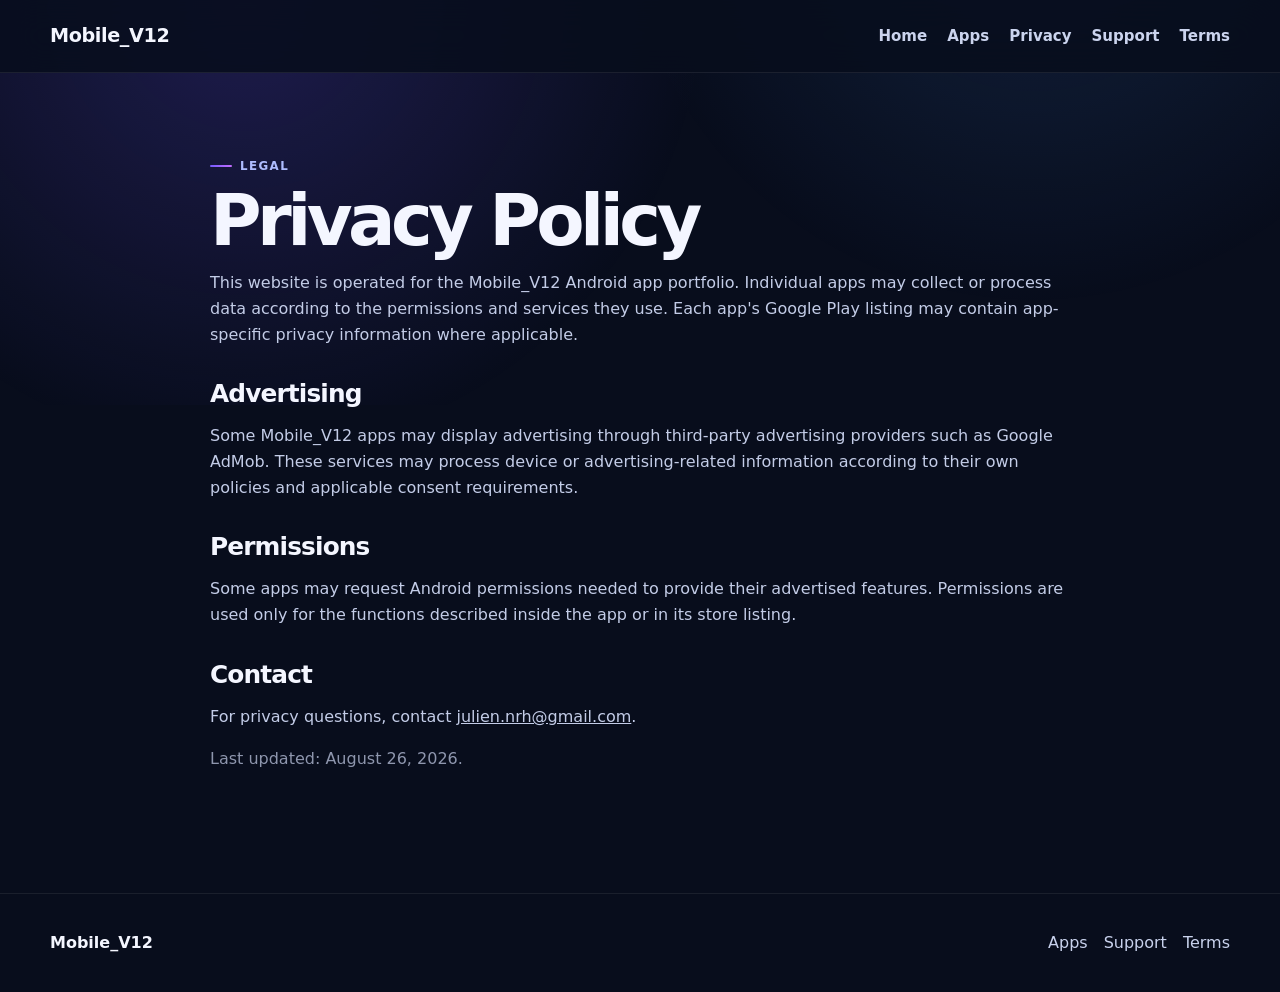
<file: privacy.html>
<!doctype html>
<html lang="en"><head><meta charset="utf-8"><meta name="viewport" content="width=device-width,initial-scale=1"><title>Privacy Policy - Mobile_V12</title><link rel="stylesheet" href="css/style.css"></head>
<body><header class="site-header"><div class="wrap nav"><a class="brand" href="index.html">Mobile_V12</a><nav><a href="index.html">Home</a><a href="apps.html">Apps</a><a href="privacy.html">Privacy</a><a href="support.html">Support</a><a href="terms.html">Terms</a></nav></div></header>
<main class="wrap section prose"><span class="eyebrow">Legal</span><h1>Privacy Policy</h1>
<p>This website is operated for the Mobile_V12 Android app portfolio. Individual apps may collect or process data according to the permissions and services they use. Each app's Google Play listing may contain app-specific privacy information where applicable.</p>
<h2>Advertising</h2><p>Some Mobile_V12 apps may display advertising through third-party advertising providers such as Google AdMob. These services may process device or advertising-related information according to their own policies and applicable consent requirements.</p>
<h2>Permissions</h2><p>Some apps may request Android permissions needed to provide their advertised features. Permissions are used only for the functions described inside the app or in its store listing.</p>
<h2>Contact</h2><p>For privacy questions, contact <a href="mailto:julien.nrh@gmail.com">julien.nrh@gmail.com</a>.</p>
<p class="muted">Last updated: August 26, 2026.</p></main>
<footer><div class="wrap footer-grid"><div><strong>Mobile_V12</strong></div><div class="footer-links"><a href="apps.html">Apps</a><a href="support.html">Support</a><a href="terms.html">Terms</a></div></div></footer></body></html>
</file>
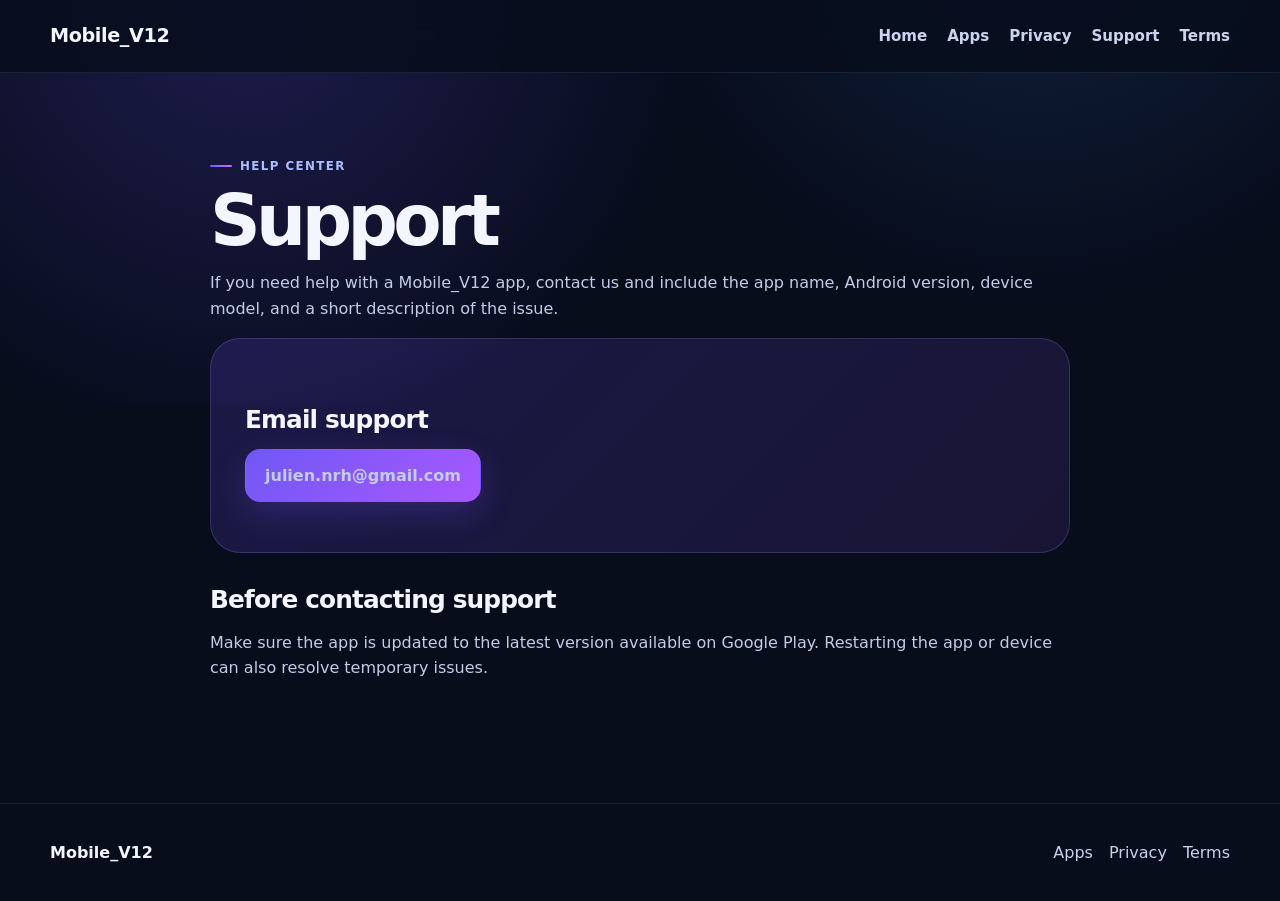
<file: support.html>
<!doctype html>
<html lang="en"><head><meta charset="utf-8"><meta name="viewport" content="width=device-width,initial-scale=1"><title>Support - Mobile_V12</title><link rel="stylesheet" href="css/style.css"></head>
<body><header class="site-header"><div class="wrap nav"><a class="brand" href="index.html">Mobile_V12</a><nav><a href="index.html">Home</a><a href="apps.html">Apps</a><a href="privacy.html">Privacy</a><a href="support.html">Support</a><a href="terms.html">Terms</a></nav></div></header>
<main class="wrap section prose"><span class="eyebrow">Help center</span><h1>Support</h1><p>If you need help with a Mobile_V12 app, contact us and include the app name, Android version, device model, and a short description of the issue.</p>
<div class="callout"><h2>Email support</h2><p><a class="btn primary" href="mailto:julien.nrh@gmail.com">julien.nrh@gmail.com</a></p></div>
<h2>Before contacting support</h2><p>Make sure the app is updated to the latest version available on Google Play. Restarting the app or device can also resolve temporary issues.</p></main>
<footer><div class="wrap footer-grid"><div><strong>Mobile_V12</strong></div><div class="footer-links"><a href="apps.html">Apps</a><a href="privacy.html">Privacy</a><a href="terms.html">Terms</a></div></div></footer></body></html>
</file>
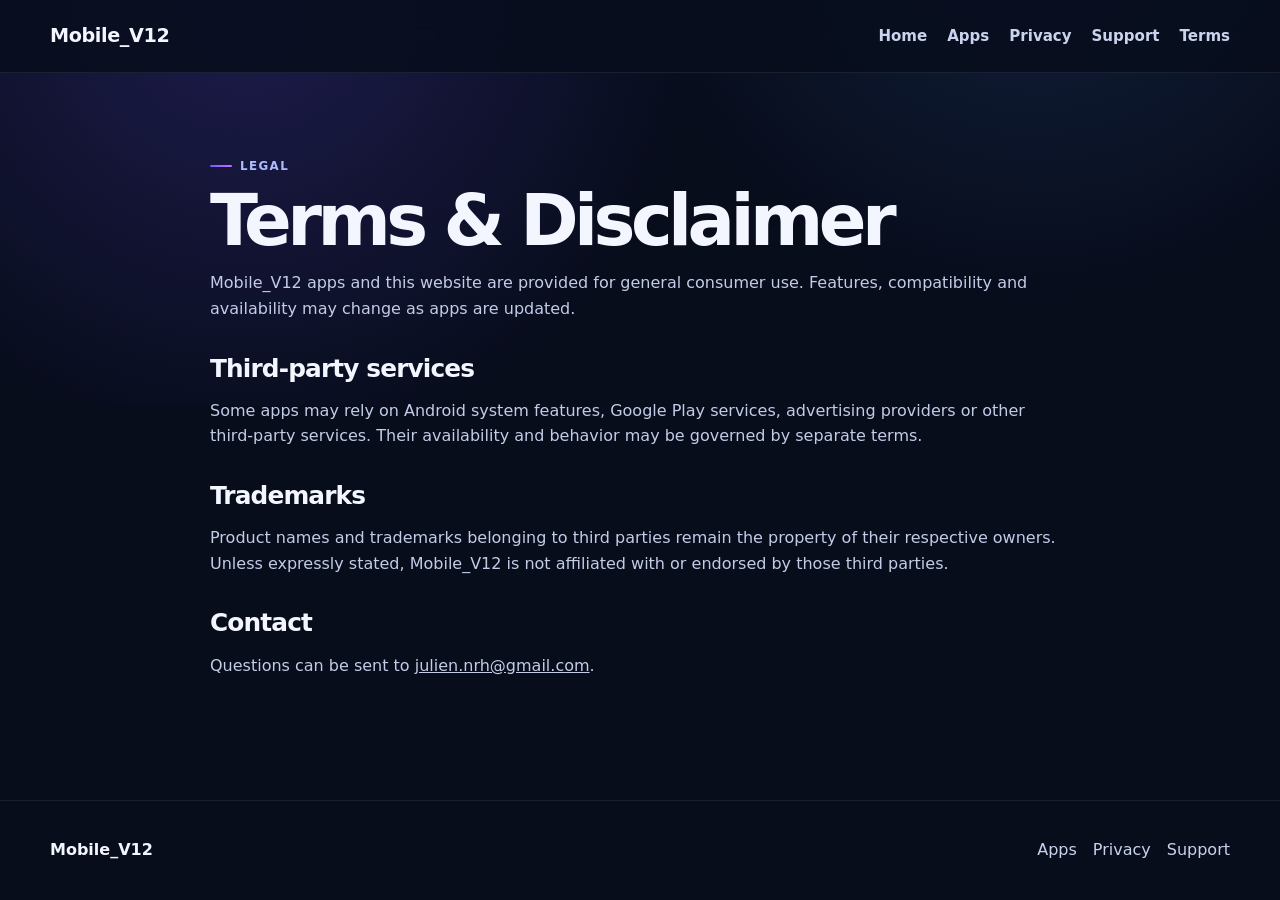
<file: terms.html>
<!doctype html>
<html lang="en"><head><meta charset="utf-8"><meta name="viewport" content="width=device-width,initial-scale=1"><title>Terms & Disclaimer - Mobile_V12</title><link rel="stylesheet" href="css/style.css"></head>
<body><header class="site-header"><div class="wrap nav"><a class="brand" href="index.html">Mobile_V12</a><nav><a href="index.html">Home</a><a href="apps.html">Apps</a><a href="privacy.html">Privacy</a><a href="support.html">Support</a><a href="terms.html">Terms</a></nav></div></header>
<main class="wrap section prose"><span class="eyebrow">Legal</span><h1>Terms & Disclaimer</h1>
<p>Mobile_V12 apps and this website are provided for general consumer use. Features, compatibility and availability may change as apps are updated.</p>
<h2>Third-party services</h2><p>Some apps may rely on Android system features, Google Play services, advertising providers or other third-party services. Their availability and behavior may be governed by separate terms.</p>
<h2>Trademarks</h2><p>Product names and trademarks belonging to third parties remain the property of their respective owners. Unless expressly stated, Mobile_V12 is not affiliated with or endorsed by those third parties.</p>
<h2>Contact</h2><p>Questions can be sent to <a href="mailto:julien.nrh@gmail.com">julien.nrh@gmail.com</a>.</p></main>
<footer><div class="wrap footer-grid"><div><strong>Mobile_V12</strong></div><div class="footer-links"><a href="apps.html">Apps</a><a href="privacy.html">Privacy</a><a href="support.html">Support</a></div></div></footer></body></html>
</file>
<file: css/style.css>
*{box-sizing:border-box}html{scroll-behavior:smooth}body{margin:0;font-family:Inter,ui-sans-serif,system-ui,-apple-system,BlinkMacSystemFont,"Segoe UI",sans-serif;background:#080d1c;color:#f4f6ff;line-height:1.6;-webkit-font-smoothing:antialiased}body:before{content:"";position:fixed;inset:-25vh -20vw auto;z-index:-2;height:70vh;background:radial-gradient(circle at 28% 35%,rgba(111,84,255,.22),transparent 34%),radial-gradient(circle at 72% 18%,rgba(79,152,255,.15),transparent 30%);pointer-events:none}a{color:inherit}.wrap{width:min(1180px,calc(100% - 36px));margin:auto}.site-header{position:sticky;top:0;z-index:50;background:rgba(8,13,28,.86);backdrop-filter:blur(20px);border-bottom:1px solid rgba(255,255,255,.08)}.nav{min-height:72px;display:flex;align-items:center;justify-content:space-between;gap:26px}.brand{display:flex;align-items:center;gap:10px;text-decoration:none;font-weight:900;font-size:1.2rem;letter-spacing:-.02em}.brand-mark{width:34px;height:34px;border-radius:11px;display:grid;place-items:center;background:linear-gradient(135deg,#755cff,#b264ff);box-shadow:0 8px 28px rgba(117,92,255,.25);font-size:.82rem}.nav nav{display:flex;gap:20px;align-items:center;flex-wrap:wrap}.nav nav a{text-decoration:none;color:#cbd4ee;font-size:.94rem;font-weight:650}.nav nav a:hover,.nav nav a[aria-current="page"]{color:#fff}.hero{padding:98px 0 78px;display:grid;grid-template-columns:minmax(0,1.18fr) minmax(320px,.82fr);gap:50px;align-items:center}.hero-copy{max-width:760px}.eyebrow{display:inline-flex;align-items:center;gap:8px;color:#aebcff;font-weight:850;text-transform:uppercase;letter-spacing:.12em;font-size:.74rem}.eyebrow:before{content:"";width:22px;height:2px;border-radius:99px;background:linear-gradient(90deg,#755cff,#c26dff)}h1{font-size:clamp(3rem,7vw,6.25rem);line-height:.94;margin:.18em 0 .2em;letter-spacing:-.065em}h2{font-size:clamp(1.9rem,4vw,3rem);line-height:1.06;margin:.25em 0;letter-spacing:-.035em}h3{line-height:1.25}.hero p,.lead{font-size:1.12rem;color:#b8c3df;max-width:760px}.actions{display:flex;gap:12px;flex-wrap:wrap;margin-top:28px}.btn{display:inline-flex;align-items:center;justify-content:center;gap:9px;padding:13px 19px;border-radius:15px;border:1px solid rgba(255,255,255,.12);text-decoration:none;background:#141c34;font-weight:800;transition:.2s ease}.btn:hover{transform:translateY(-1px);border-color:rgba(183,164,255,.42)}.btn.primary{background:linear-gradient(135deg,#7058f5,#a858ff);border-color:transparent;box-shadow:0 12px 32px rgba(117,82,255,.23)}.btn.small{padding:10px 14px;border-radius:12px;font-size:.9rem}.hero-panel{border:1px solid rgba(255,255,255,.09);background:linear-gradient(180deg,rgba(24,33,62,.94),rgba(14,21,42,.94));border-radius:30px;padding:24px;box-shadow:0 32px 80px rgba(0,0,0,.3)}.hero-panel h3{margin:4px 0 18px;font-size:1.05rem}.mini-apps{display:grid;gap:12px}.mini-app{display:flex;align-items:center;gap:13px;padding:12px;border-radius:18px;background:rgba(255,255,255,.035);border:1px solid rgba(255,255,255,.055)}.mini-app img{width:48px;height:48px;border-radius:13px;object-fit:cover}.mini-app strong{display:block;font-size:.92rem}.mini-app span{color:#99a6c8;font-size:.8rem}.stat-strip{display:grid;grid-template-columns:repeat(3,1fr);gap:12px;margin-top:18px}.stat{padding:14px 12px;border-radius:16px;background:#0d1428;border:1px solid rgba(255,255,255,.06)}.stat strong{display:block;font-size:1.15rem}.stat span{font-size:.78rem;color:#9eaac9}.section{padding:76px 0}.section-head{display:flex;justify-content:space-between;align-items:end;gap:18px;margin-bottom:30px}.section-head p{margin:0;color:#aeb9d7;max-width:560px}.grid{display:grid;grid-template-columns:repeat(4,1fr);gap:18px}.card{background:linear-gradient(180deg,#151e38,#0f172d);border:1px solid rgba(255,255,255,.075);border-radius:25px;padding:22px;box-shadow:0 18px 50px rgba(0,0,0,.15);transition:.22s ease}.card:hover{transform:translateY(-3px);border-color:rgba(161,140,255,.24)}.app-card-icon{width:64px;height:64px;border-radius:18px;object-fit:cover;box-shadow:0 8px 22px rgba(0,0,0,.24)}.card h3{font-size:1.06rem;margin:17px 0 7px}.card p{color:#aeb9d9;font-size:.94rem}.text-link{color:#c5b4ff;text-decoration:none;font-weight:850}.tag-row,.feature-chips{display:flex;flex-wrap:wrap;gap:8px}.tag,.chip{display:inline-flex;padding:6px 9px;border-radius:999px;background:rgba(146,119,255,.11);border:1px solid rgba(166,142,255,.17);font-size:.76rem;color:#c8bcff;font-weight:750}.more{margin-top:24px}.category-grid{display:grid;grid-template-columns:repeat(4,1fr);gap:16px}.category{padding:24px;border-radius:23px;background:rgba(255,255,255,.035);border:1px solid rgba(255,255,255,.07)}.category .symbol{width:45px;height:45px;border-radius:14px;display:grid;place-items:center;background:#192342;font-size:1.25rem}.category h3{margin:15px 0 6px}.category p{margin:0;color:#9fabc9;font-size:.92rem}.callout{background:linear-gradient(135deg,rgba(109,82,255,.19),rgba(168,88,255,.11));border:1px solid rgba(160,140,255,.22);border-radius:30px;padding:34px}.prose{max-width:860px}.prose h1{font-size:clamp(2.6rem,6vw,4.4rem)}.prose h2{font-size:1.55rem;margin-top:34px}.prose p{color:#c3cce7}.muted{opacity:.72}.catalog-hero{padding:72px 0 34px}.catalog-hero h1{font-size:clamp(2.8rem,7vw,5.4rem);max-width:900px}.catalog-toolbar{position:sticky;top:72px;z-index:30;padding:14px 0;background:rgba(8,13,28,.9);backdrop-filter:blur(16px);border-top:1px solid rgba(255,255,255,.04);border-bottom:1px solid rgba(255,255,255,.06)}.toolbar-inner{display:flex;gap:12px;align-items:center;justify-content:space-between}.search-box{flex:1;max-width:440px;position:relative}.search-box input{width:100%;padding:12px 15px 12px 42px;background:#11192f;border:1px solid rgba(255,255,255,.09);border-radius:14px;color:#fff;font:inherit;outline:none}.search-box input:focus{border-color:rgba(160,140,255,.55)}.search-box:before{content:"⌕";position:absolute;left:15px;top:7px;color:#8f9cbe;font-size:1.3rem}.filters{display:flex;gap:8px;flex-wrap:wrap}.filter-btn{border:1px solid rgba(255,255,255,.08);background:#10172b;color:#aeb9d6;border-radius:999px;padding:9px 12px;font-weight:750;cursor:pointer}.filter-btn.active{background:linear-gradient(135deg,#6e57f1,#9a55f3);color:#fff;border-color:transparent}.apps-stack{display:grid;gap:26px;padding:40px 0 76px}.app-profile{background:linear-gradient(180deg,#121a32,#0d1428);border:1px solid rgba(255,255,255,.075);border-radius:30px;padding:26px;box-shadow:0 24px 70px rgba(0,0,0,.17)}.app-profile[hidden]{display:none}.app-top{display:grid;grid-template-columns:94px minmax(0,1fr) auto;gap:20px;align-items:start}.app-icon-shell{width:94px;height:94px;border-radius:25px;overflow:hidden;background:linear-gradient(135deg,#725af8,#b45fff);box-shadow:0 14px 32px rgba(0,0,0,.26)}.app-icon-shell img{width:100%;height:100%;display:block;object-fit:cover}.icon-fallback{width:100%;height:100%;display:none;place-items:center;font-weight:950;font-size:1.15rem}.app-title h2{font-size:clamp(1.55rem,3vw,2.25rem);margin:0 0 5px}.app-title p{margin:0;color:#a8b4d2}.app-meta{display:flex;flex-wrap:wrap;gap:8px;margin-top:11px}.meta-pill{font-size:.76rem;color:#c5cee5;padding:6px 9px;border-radius:999px;background:rgba(255,255,255,.045);border:1px solid rgba(255,255,255,.065)}.app-actions{display:flex;gap:8px;align-items:center}.app-body{display:grid;grid-template-columns:minmax(0,.86fr) minmax(0,1.14fr);gap:26px;margin-top:24px}.app-copy p{color:#b6c0dc;margin-top:0}.app-copy h3{margin:20px 0 10px}.store-carousel-wrap{position:relative;min-width:0}.store-carousel{display:flex;gap:12px;overflow-x:auto;scroll-snap-type:x mandatory;padding:2px 2px 12px;scrollbar-width:thin;scrollbar-color:#405077 transparent}.store-shot{flex:0 0 min(320px,82%);scroll-snap-align:start;border-radius:18px;overflow:hidden;background:#0a1021;border:1px solid rgba(255,255,255,.07);aspect-ratio:16/9}.store-shot img{width:100%;height:100%;display:block;object-fit:cover}.carousel-controls{display:flex;justify-content:flex-end;gap:8px;margin-top:9px}.carousel-btn{width:38px;height:38px;border-radius:12px;border:1px solid rgba(255,255,255,.08);background:#151e38;color:#fff;cursor:pointer;font-size:1.15rem}.media-empty{min-height:230px;border:1px dashed rgba(173,151,255,.28);background:linear-gradient(135deg,rgba(112,88,245,.09),rgba(168,88,255,.04));border-radius:22px;display:grid;place-items:center;text-align:center;padding:26px}.media-empty strong{display:block;font-size:1.05rem}.media-empty span{display:block;color:#9eabc9;margin-top:6px;max-width:360px}.store-note{font-size:.77rem;color:#8290b4;margin-top:9px}.no-results{display:none;text-align:center;padding:48px 20px;color:#aeb8d5}.no-results.show{display:block}.legal-note{font-size:.8rem;color:#7f8daf;margin-top:28px}footer{border-top:1px solid rgba(255,255,255,.075);margin-top:30px}.footer-grid{padding:36px 0;display:flex;justify-content:space-between;gap:24px}.footer-grid p{margin:.35em 0;color:#929fbe}.footer-links{display:flex;gap:16px;flex-wrap:wrap}.footer-links a{text-decoration:none;color:#c9d2ed}.footer-copy{font-size:.83rem;color:#7f8baa;margin-top:9px}@media(max-width:1020px){.grid,.category-grid{grid-template-columns:repeat(2,1fr)}.hero{grid-template-columns:1fr}.hero-panel{max-width:720px}.app-body{grid-template-columns:1fr}.app-top{grid-template-columns:82px minmax(0,1fr)}.app-icon-shell{width:82px;height:82px;border-radius:22px}.app-actions{grid-column:2;justify-content:flex-start}.toolbar-inner{align-items:flex-start;flex-direction:column}.catalog-toolbar{top:70px}}@media(max-width:680px){.wrap{width:min(100% - 28px,1180px)}.nav{align-items:flex-start;flex-direction:column;padding:15px 0;gap:10px}.nav nav{gap:13px}.hero{padding:62px 0 52px}.hero h1{font-size:clamp(3rem,15vw,4.7rem)}.stat-strip{grid-template-columns:1fr}.grid,.category-grid{grid-template-columns:1fr}.section{padding:56px 0}.section-head{align-items:flex-start;flex-direction:column}.catalog-toolbar{position:relative;top:auto}.filters{width:100%;overflow-x:auto;flex-wrap:nowrap;padding-bottom:3px}.filter-btn{white-space:nowrap}.app-profile{padding:19px;border-radius:24px}.app-top{grid-template-columns:70px minmax(0,1fr);gap:15px}.app-icon-shell{width:70px;height:70px;border-radius:19px}.app-actions{grid-column:1/-1}.app-body{margin-top:20px}.store-shot{flex-basis:88%}.footer-grid{flex-direction:column}.callout{padding:25px}h1{letter-spacing:-.055em}}
</file>
